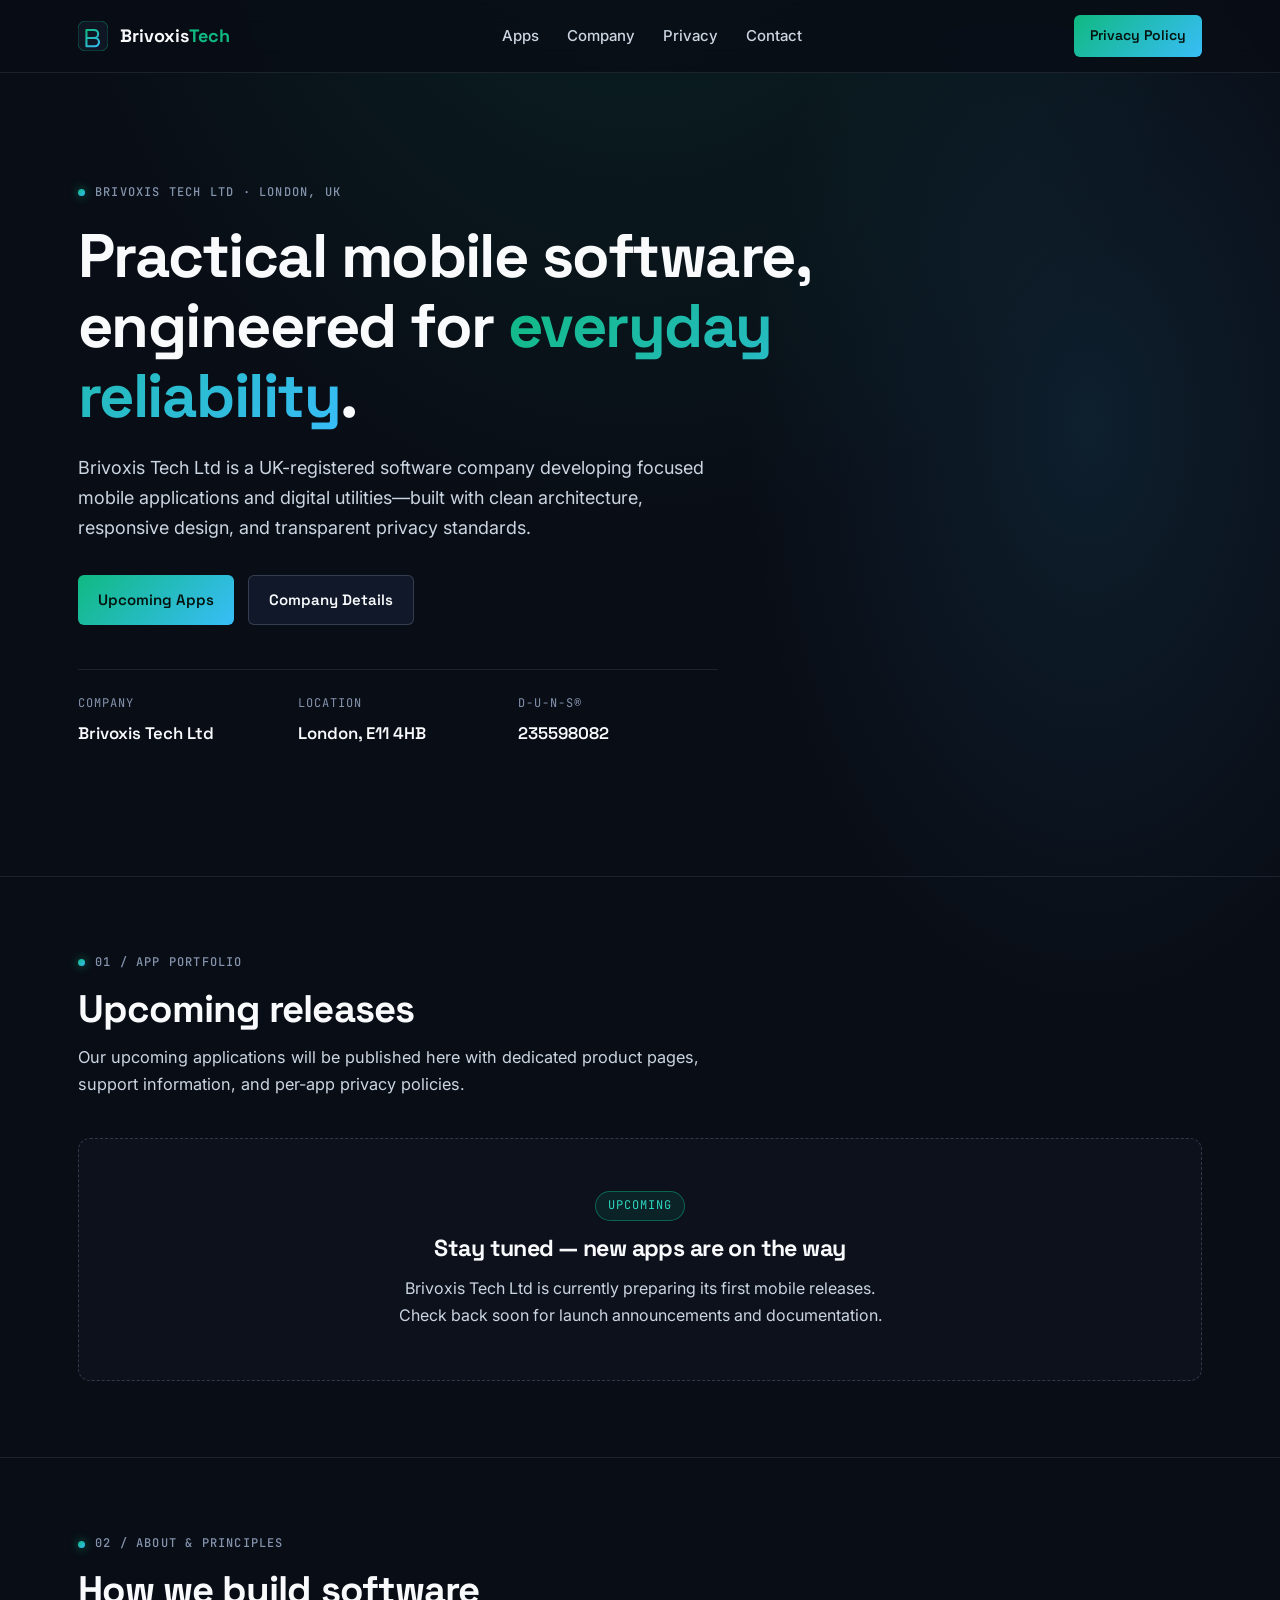
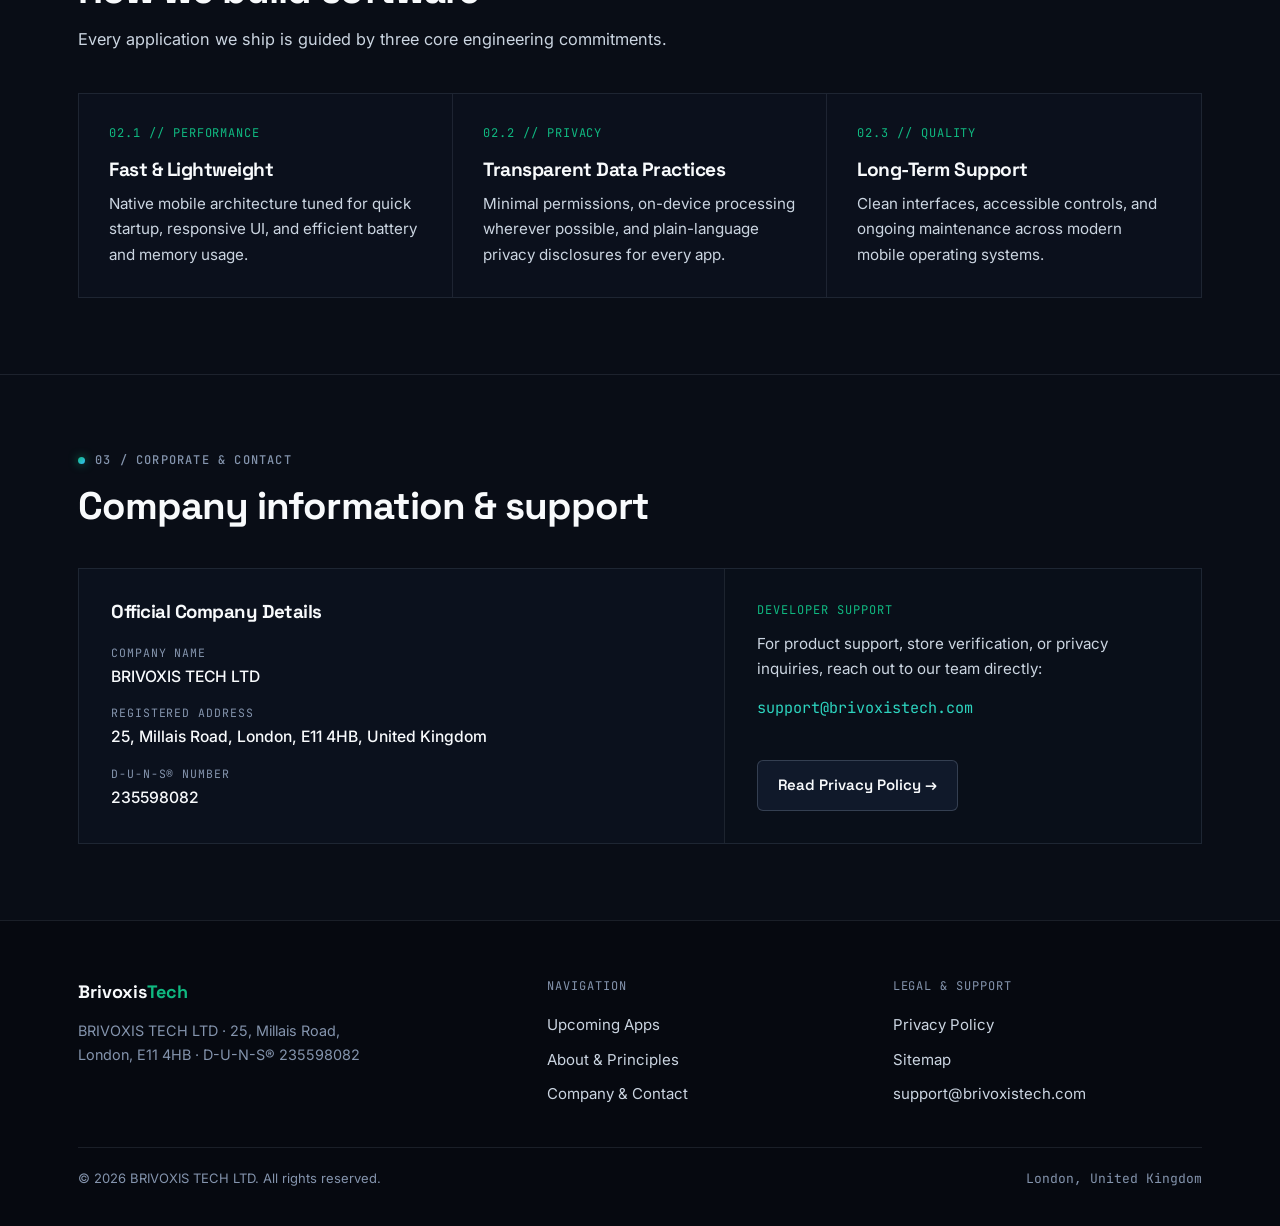
<file: index.html>
<!DOCTYPE html>
<html lang="en">
<head>
  <meta charset="UTF-8" />
  <meta name="viewport" content="width=device-width, initial-scale=1.0" />
  <title>Brivoxis Tech Ltd — Mobile Software &amp; Digital Utilities</title>
  <meta name="description" content="Official website of Brivoxis Tech Ltd, a London-based software company building focused mobile applications and digital utilities. Upcoming apps and privacy documentation." />
  <meta name="robots" content="index, follow" />
  <meta name="theme-color" content="#090d16" />
  <link rel="canonical" href="https://brivoxis-tech.github.io/" />

  <!-- Open Graph -->
  <meta property="og:type" content="website" />
  <meta property="og:site_name" content="Brivoxis Tech Ltd" />
  <meta property="og:title" content="Brivoxis Tech Ltd — Mobile Software &amp; Digital Utilities" />
  <meta property="og:description" content="London-based software company building focused mobile applications and digital utilities." />
  <meta property="og:url" content="https://brivoxis-tech.github.io/" />

  <!-- Twitter Card -->
  <meta name="twitter:card" content="summary" />
  <meta name="twitter:title" content="Brivoxis Tech Ltd — Mobile Software &amp; Digital Utilities" />
  <meta name="twitter:description" content="London-based software company building focused mobile applications and digital utilities." />

  <!-- Fonts -->
  <link rel="preconnect" href="https://fonts.googleapis.com" />
  <link rel="preconnect" href="https://fonts.gstatic.com" crossorigin />
  <link href="https://fonts.googleapis.com/css2?family=Inter:wght@400;500;600&family=JetBrains+Mono:wght@400;500;600&family=Space+Grotesk:wght@500;600;700&display=swap" rel="stylesheet" />

  <!-- Styles -->
  <link rel="stylesheet" href="/assets/css/styles.css" />

  <!-- Structured Data -->
  <script type="application/ld+json">
    {
      "@context": "https://schema.org",
      "@graph": [
        {
          "@type": "Organization",
          "name": "Brivoxis Tech Ltd",
          "legalName": "BRIVOXIS TECH LTD",
          "url": "https://brivoxis-tech.github.io/",
          "duns": "235598082",
          "address": {
            "@type": "PostalAddress",
            "streetAddress": "25, Millais Road",
            "addressLocality": "London",
            "postalCode": "E11 4HB",
            "addressCountry": "GB"
          },
          "email": "support@brivoxistech.com"
        },
        {
          "@type": "WebSite",
          "name": "Brivoxis Tech Ltd",
          "url": "https://brivoxis-tech.github.io/"
        }
      ]
    }
  </script>
</head>
<body>
  <a class="skip-link" href="#main-content">Skip to main content</a>

  <header class="site-header">
    <div class="container header-inner">
      <a class="brand-link" href="/" aria-label="Brivoxis Tech Ltd Home">
        <svg width="30" height="30" viewBox="0 0 32 32" fill="none" aria-hidden="true">
          <rect width="32" height="32" rx="8" fill="#0f1624" stroke="rgba(16,185,129,0.45)" />
          <path d="M9 9.5h8.2a4.3 4.3 0 0 1 0 8.6H9V9.5Zm0 8.6h9a4.4 4.4 0 0 1 0 8.8H9v-8.8Z" stroke="url(#bx-grad)" stroke-width="2.2" stroke-linejoin="round" />
          <defs>
            <linearGradient id="bx-grad" x1="9" y1="9" x2="23" y2="27" gradientUnits="userSpaceOnUse">
              <stop stop-color="#10b981" />
              <stop offset="1" stop-color="#38bdf8" />
            </linearGradient>
          </defs>
        </svg>
        <span>Brivoxis<span class="brand-accent">Tech</span></span>
      </a>

      <nav class="nav-links" aria-label="Primary Navigation">
        <a href="#apps">Apps</a>
        <a href="#company">Company</a>
        <a href="/privacy-policy/">Privacy</a>
        <a href="#contact">Contact</a>
      </nav>

      <div class="header-actions">
        <a class="btn btn-primary nav-cta" href="/privacy-policy/">Privacy Policy</a>
        <button
          class="mobile-menu-btn"
          type="button"
          aria-label="Toggle navigation menu"
          aria-expanded="false"
          aria-controls="mobile-nav"
          data-menu-toggle
        >
          <svg width="20" height="20" viewBox="0 0 24 24" fill="none" stroke="currentColor" stroke-width="2" stroke-linecap="round" aria-hidden="true">
            <line x1="4" y1="7" x2="20" y2="7"></line>
            <line x1="4" y1="12" x2="20" y2="12"></line>
            <line x1="4" y1="17" x2="20" y2="17"></line>
          </svg>
        </button>
      </div>
    </div>

    <nav id="mobile-nav" class="mobile-nav" aria-label="Mobile Navigation" data-mobile-nav>
      <ul>
        <li><a href="#apps">Apps</a></li>
        <li><a href="#company">Company</a></li>
        <li><a href="/privacy-policy/">Privacy Policy</a></li>
        <li><a href="#contact">Contact</a></li>
      </ul>
    </nav>
  </header>

  <main id="main-content">
    <section class="hero" aria-labelledby="hero-title">
      <div class="container">
        <div class="hero-content">
          <span class="eyebrow">
            <span class="eyebrow-dot" aria-hidden="true"></span>
            Brivoxis Tech Ltd &middot; London, UK
          </span>

          <h1 id="hero-title">
            Practical mobile software, engineered for <span class="text-gradient">everyday reliability</span>.
          </h1>

          <p class="hero-lead">
            Brivoxis Tech Ltd is a UK-registered software company developing focused mobile applications and digital utilities—built with clean architecture, responsive design, and transparent privacy standards.
          </p>

          <div class="hero-actions">
            <a class="btn btn-primary" href="#apps">Upcoming Apps</a>
            <a class="btn btn-secondary" href="#company">Company Details</a>
          </div>

          <dl class="hero-meta">
            <div class="hero-meta-item">
              <dt>Company</dt>
              <dd>Brivoxis Tech Ltd</dd>
            </div>
            <div class="hero-meta-item">
              <dt>Location</dt>
              <dd>London, E11 4HB</dd>
            </div>
            <div class="hero-meta-item">
              <dt>D-U-N-S&reg;</dt>
              <dd>235598082</dd>
            </div>
          </dl>
        </div>
      </div>
    </section>

    <section id="apps" class="section" aria-labelledby="apps-heading">
      <div class="container">
        <div class="section-header">
          <span class="eyebrow">
            <span class="eyebrow-dot" aria-hidden="true"></span>
            01 / App Portfolio
          </span>
          <h2 id="apps-heading">Upcoming releases</h2>
          <p>
            Our upcoming applications will be published here with dedicated product pages, support information, and per-app privacy policies.
          </p>
        </div>

        <div class="apps-empty">
          <span class="badge-soon">Upcoming</span>
          <h3>Stay tuned — new apps are on the way</h3>
          <p>
            Brivoxis Tech Ltd is currently preparing its first mobile releases. Check back soon for launch announcements and documentation.
          </p>
        </div>
      </div>
    </section>

    <section id="company" class="section" aria-labelledby="company-heading">
      <div class="container">
        <div class="section-header">
          <span class="eyebrow">
            <span class="eyebrow-dot" aria-hidden="true"></span>
            02 / About &amp; Principles
          </span>
          <h2 id="company-heading">How we build software</h2>
          <p>
            Every application we ship is guided by three core engineering commitments.
          </p>
        </div>

        <div class="grid-3">
          <article class="grid-cell">
            <span class="cell-index">02.1 // PERFORMANCE</span>
            <h3>Fast &amp; Lightweight</h3>
            <p>
              Native mobile architecture tuned for quick startup, responsive UI, and efficient battery and memory usage.
            </p>
          </article>

          <article class="grid-cell">
            <span class="cell-index">02.2 // PRIVACY</span>
            <h3>Transparent Data Practices</h3>
            <p>
              Minimal permissions, on-device processing wherever possible, and plain-language privacy disclosures for every app.
            </p>
          </article>

          <article class="grid-cell">
            <span class="cell-index">02.3 // QUALITY</span>
            <h3>Long-Term Support</h3>
            <p>
              Clean interfaces, accessible controls, and ongoing maintenance across modern mobile operating systems.
            </p>
          </article>
        </div>
      </div>
    </section>

    <section id="contact" class="section" aria-labelledby="contact-heading">
      <div class="container">
        <div class="section-header">
          <span class="eyebrow">
            <span class="eyebrow-dot" aria-hidden="true"></span>
            03 / Corporate &amp; Contact
          </span>
          <h2 id="contact-heading">Company information &amp; support</h2>
        </div>

        <div class="split-panel">
          <div class="split-panel-main">
            <h3>Official Company Details</h3>
            <dl class="company-dl" style="margin-top: 20px;">
              <div>
                <dt>Company Name</dt>
                <dd>BRIVOXIS TECH LTD</dd>
              </div>
              <div>
                <dt>Registered Address</dt>
                <dd>25, Millais Road, London, E11 4HB, United Kingdom</dd>
              </div>
              <div>
                <dt>D-U-N-S&reg; Number</dt>
                <dd>235598082</dd>
              </div>
            </dl>
          </div>

          <div class="split-panel-aside">
            <div>
              <span class="cell-index" style="margin-bottom: 10px;">DEVELOPER SUPPORT</span>
              <p style="margin: 0; color: var(--text-secondary); font-size: 0.95rem;">
                For product support, store verification, or privacy inquiries, reach out to our team directly:
              </p>
              <p style="margin: 14px 0 0; font-family: var(--font-mono); font-size: 0.95rem;">
                <a href="mailto:support@brivoxistech.com" style="color: var(--accent-teal);">support@brivoxistech.com</a>
              </p>
            </div>
            <div>
              <a class="btn btn-secondary" href="/privacy-policy/">Read Privacy Policy →</a>
            </div>
          </div>
        </div>
      </div>
    </section>
  </main>

  <footer class="site-footer">
    <div class="container">
      <div class="footer-top">
        <div>
          <span style="font-family: var(--font-display); font-weight: 700; font-size: 1.125rem;">
            Brivoxis<span class="brand-accent">Tech</span>
          </span>
          <p style="color: var(--text-muted); font-size: 0.9rem; margin: 12px 0 0; max-width: 34ch;">
            BRIVOXIS TECH LTD &middot; 25, Millais Road, London, E11 4HB &middot; D-U-N-S&reg; 235598082
          </p>
        </div>

        <div>
          <p class="footer-heading">Navigation</p>
          <ul class="footer-nav">
            <li><a href="#apps">Upcoming Apps</a></li>
            <li><a href="#company">About &amp; Principles</a></li>
            <li><a href="#contact">Company &amp; Contact</a></li>
          </ul>
        </div>

        <div>
          <p class="footer-heading">Legal &amp; Support</p>
          <ul class="footer-nav">
            <li><a href="/privacy-policy/">Privacy Policy</a></li>
            <li><a href="/sitemap.xml">Sitemap</a></li>
            <li><a href="mailto:support@brivoxistech.com">support@brivoxistech.com</a></li>
          </ul>
        </div>
      </div>

      <div class="footer-bottom">
        <p style="margin: 0;">&copy; <span id="current-year">2026</span> BRIVOXIS TECH LTD. All rights reserved.</p>
        <p style="margin: 0; font-family: var(--font-mono);">London, United Kingdom</p>
      </div>
    </div>
  </footer>

  <script src="/assets/js/main.js" defer></script>
</body>
</html>
</file>
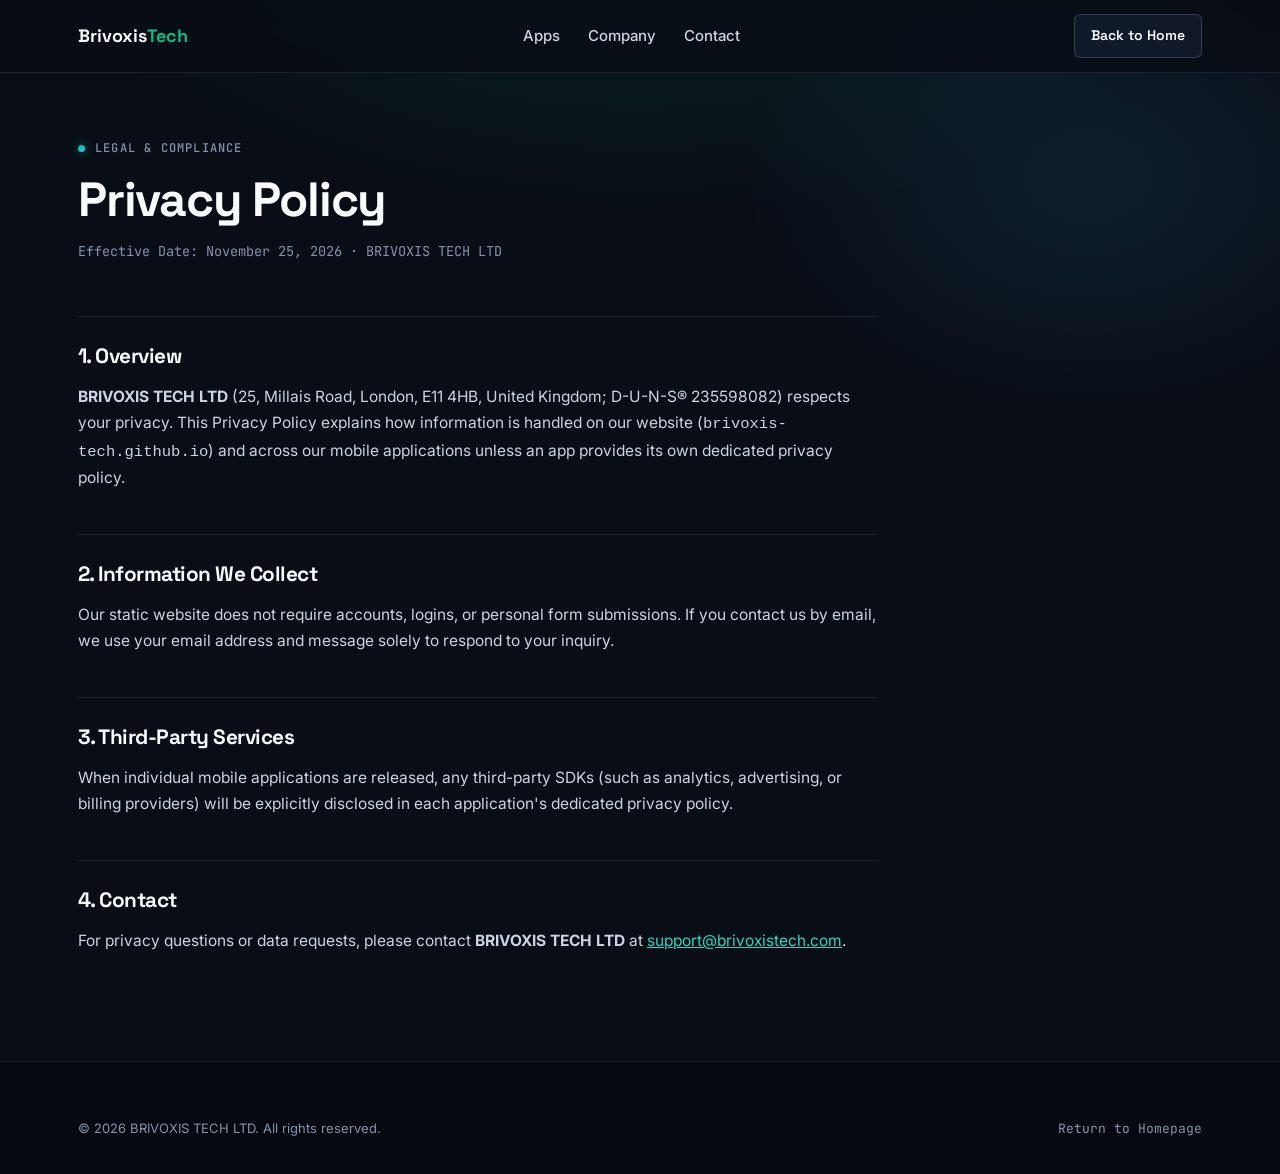
<file: privacy-policy/index.html>
<!DOCTYPE html>
<html lang="en">
<head>
  <meta charset="UTF-8" />
  <meta name="viewport" content="width=device-width, initial-scale=1.0" />
  <title>Privacy Policy — Brivoxis Tech Ltd</title>
  <meta name="description" content="Studio-wide Privacy Policy for Brivoxis Tech Ltd (London, UK) and its upcoming mobile applications." />
  <meta name="robots" content="index, follow" />
  <meta name="theme-color" content="#090d16" />
  <link rel="canonical" href="https://brivoxis-tech.github.io/privacy-policy/" />

  <!-- Open Graph -->
  <meta property="og:type" content="website" />
  <meta property="og:site_name" content="Brivoxis Tech Ltd" />
  <meta property="og:title" content="Privacy Policy — Brivoxis Tech Ltd" />
  <meta property="og:description" content="Studio-wide Privacy Policy for Brivoxis Tech Ltd." />
  <meta property="og:url" content="https://brivoxis-tech.github.io/privacy-policy/" />

  <!-- Fonts -->
  <link rel="preconnect" href="https://fonts.googleapis.com" />
  <link rel="preconnect" href="https://fonts.gstatic.com" crossorigin />
  <link href="https://fonts.googleapis.com/css2?family=Inter:wght@400;500;600&family=JetBrains+Mono:wght@400;500;600&family=Space+Grotesk:wght@500;600;700&display=swap" rel="stylesheet" />

  <!-- Styles -->
  <link rel="stylesheet" href="/assets/css/styles.css" />
</head>
<body>
  <a class="skip-link" href="#main-content">Skip to main content</a>

  <header class="site-header">
    <div class="container header-inner">
      <a class="brand-link" href="/" aria-label="Brivoxis Tech Ltd Home">
        <span>Brivoxis<span class="brand-accent">Tech</span></span>
      </a>

      <nav class="nav-links" aria-label="Primary Navigation">
        <a href="/#apps">Apps</a>
        <a href="/#company">Company</a>
        <a href="/#contact">Contact</a>
      </nav>

      <div class="header-actions">
        <a class="btn btn-secondary nav-cta" href="/">Back to Home</a>
        <button
          class="mobile-menu-btn"
          type="button"
          aria-label="Toggle navigation menu"
          aria-expanded="false"
          aria-controls="mobile-nav"
          data-menu-toggle
        >
          <svg width="20" height="20" viewBox="0 0 24 24" fill="none" stroke="currentColor" stroke-width="2" stroke-linecap="round" aria-hidden="true">
            <line x1="4" y1="7" x2="20" y2="7"></line>
            <line x1="4" y1="12" x2="20" y2="12"></line>
            <line x1="4" y1="17" x2="20" y2="17"></line>
          </svg>
        </button>
      </div>
    </div>

    <nav id="mobile-nav" class="mobile-nav" aria-label="Mobile Navigation" data-mobile-nav>
      <ul>
        <li><a href="/">Home</a></li>
        <li><a href="/#apps">Apps</a></li>
        <li><a href="/#company">Company</a></li>
        <li><a href="/#contact">Contact</a></li>
      </ul>
    </nav>
  </header>

  <main id="main-content">
    <div class="container">
      <div class="policy-header">
        <span class="eyebrow">
          <span class="eyebrow-dot" aria-hidden="true"></span>
          Legal &amp; Compliance
        </span>
        <h1>Privacy Policy</h1>
        <p style="color: var(--text-muted); font-family: var(--font-mono); font-size: 0.85rem; margin-top: 12px;">
          Effective Date: November 25, 2026 &middot; BRIVOXIS TECH LTD
        </p>
      </div>

      <article class="policy-article">
        <section>
          <h2>1. Overview</h2>
          <p>
            <strong>BRIVOXIS TECH LTD</strong> (25, Millais Road, London, E11 4HB, United Kingdom; D-U-N-S&reg; 235598082) respects your privacy. This Privacy Policy explains how information is handled on our website (<code>brivoxis-tech.github.io</code>) and across our mobile applications unless an app provides its own dedicated privacy policy.
          </p>
        </section>

        <section>
          <h2>2. Information We Collect</h2>
          <p>
            Our static website does not require accounts, logins, or personal form submissions. If you contact us by email, we use your email address and message solely to respond to your inquiry.
          </p>
        </section>

        <section>
          <h2>3. Third-Party Services</h2>
          <p>
            When individual mobile applications are released, any third-party SDKs (such as analytics, advertising, or billing providers) will be explicitly disclosed in each application's dedicated privacy policy.
          </p>
        </section>

        <section>
          <h2>4. Contact</h2>
          <p>
            For privacy questions or data requests, please contact <strong>BRIVOXIS TECH LTD</strong> at <a href="mailto:support@brivoxistech.com" style="color: var(--accent-teal); text-decoration: underline;">support@brivoxistech.com</a>.
          </p>
        </section>
      </article>
    </div>
  </main>

  <footer class="site-footer" style="margin-top: 64px;">
    <div class="container">
      <div class="footer-bottom" style="border-top: none; padding-top: 0;">
        <p style="margin: 0;">&copy; <span id="current-year">2026</span> BRIVOXIS TECH LTD. All rights reserved.</p>
        <p style="margin: 0; font-family: var(--font-mono);"><a href="/">Return to Homepage</a></p>
      </div>
    </div>
  </footer>

  <script src="/assets/js/main.js" defer></script>
</body>
</html>
</file>
<file: assets/css/styles.css>
:root {
  --bg-canvas: #090d16;
  --bg-surface: #0f1624;
  --bg-elevated: #151f33;
  --accent-emerald: #10b981;
  --accent-teal: #2dd4bf;
  --accent-sky: #38bdf8;
  --accent-gradient: linear-gradient(135deg, #10b981 0%, #38bdf8 100%);
  --text-primary: #f8fafc;
  --text-secondary: #cbd5e1;
  --text-muted: #8494ad;
  --line-subtle: rgba(148, 163, 184, 0.14);
  --line-strong: rgba(148, 163, 184, 0.28);
  --container-max: 1180px;
  --gutter: 28px;
  --font-display: 'Space Grotesk', -apple-system, BlinkMacSystemFont, sans-serif;
  --font-sans: 'Inter', -apple-system, BlinkMacSystemFont, sans-serif;
  --font-mono: 'JetBrains Mono', ui-monospace, SFMono-Regular, monospace;
  --radius-sm: 6px;
  --radius-md: 12px;
  --radius-lg: 16px;
}

*,
*::before,
*::after {
  box-sizing: border-box;
}

html {
  scroll-behavior: smooth;
  background-color: var(--bg-canvas);
  color: var(--text-primary);
  font-family: var(--font-sans);
  -webkit-font-smoothing: antialiased;
}

body {
  margin: 0;
  min-height: 100vh;
  background-color: var(--bg-canvas);
  background-image:
    radial-gradient(ellipse 75% 45% at 50% -10%, rgba(16, 185, 129, 0.14), transparent 65%),
    radial-gradient(ellipse 45% 35% at 85% 15%, rgba(56, 189, 248, 0.1), transparent 60%);
  color: var(--text-primary);
  line-height: 1.65;
}

a {
  color: inherit;
  text-decoration: none;
}

button {
  font: inherit;
  color: inherit;
  background: none;
  border: none;
  cursor: pointer;
}

.skip-link {
  position: absolute;
  top: -48px;
  left: 16px;
  z-index: 100;
  padding: 10px 16px;
  border-radius: var(--radius-sm);
  background: var(--accent-emerald);
  color: #04130e;
  font-weight: 600;
  font-size: 0.875rem;
}

.skip-link:focus {
  top: 16px;
}

.container {
  width: 100%;
  max-width: var(--container-max);
  margin-inline: auto;
  padding-inline: var(--gutter);
}

h1, h2, h3 {
  font-family: var(--font-display);
  letter-spacing: -0.025em;
  line-height: 1.14;
  margin: 0;
  color: var(--text-primary);
}

.eyebrow {
  display: inline-flex;
  align-items: center;
  gap: 10px;
  font-family: var(--font-mono);
  font-size: 0.75rem;
  font-weight: 500;
  letter-spacing: 0.1em;
  text-transform: uppercase;
  color: var(--text-muted);
}

.eyebrow-dot {
  width: 7px;
  height: 7px;
  border-radius: 999px;
  background: var(--accent-gradient);
  box-shadow: 0 0 10px rgba(16, 185, 129, 0.7);
}

.text-gradient {
  background: var(--accent-gradient);
  -webkit-background-clip: text;
  background-clip: text;
  color: transparent;
}

.btn {
  display: inline-flex;
  align-items: center;
  justify-content: center;
  gap: 8px;
  padding: 12px 20px;
  border-radius: var(--radius-sm);
  font-family: var(--font-display);
  font-weight: 600;
  font-size: 0.9375rem;
  transition: transform 0.2s ease, border-color 0.2s ease, background-color 0.2s ease;
}

.btn-primary {
  background: var(--accent-gradient);
  color: #04130e;
}

.btn-primary:hover {
  transform: translateY(-2px);
}

.btn-secondary {
  background: rgba(21, 31, 51, 0.7);
  border: 1px solid var(--line-strong);
  color: var(--text-primary);
}

.btn-secondary:hover {
  border-color: var(--accent-emerald);
  transform: translateY(-2px);
}

/* Header */
.site-header {
  position: sticky;
  top: 0;
  z-index: 40;
  background: rgba(9, 13, 22, 0.85);
  backdrop-filter: blur(12px);
  border-bottom: 1px solid var(--line-subtle);
}

.header-inner {
  display: flex;
  align-items: center;
  justify-content: space-between;
  height: 72px;
  gap: 24px;
}

.brand-link {
  display: inline-flex;
  align-items: center;
  gap: 12px;
  font-family: var(--font-display);
  font-weight: 700;
  font-size: 1.125rem;
}

.brand-accent {
  color: var(--accent-emerald);
}

.nav-links {
  display: none;
  align-items: center;
  gap: 28px;
}

@media (min-width: 768px) {
  .nav-links {
    display: flex;
  }
}

.nav-links a {
  font-size: 0.9375rem;
  font-weight: 500;
  color: var(--text-secondary);
  transition: color 0.2s ease;
}

.nav-links a:hover {
  color: var(--text-primary);
}

.header-actions {
  display: flex;
  align-items: center;
  gap: 12px;
}

.nav-cta {
  display: none;
  padding: 9px 16px;
  font-size: 0.875rem;
}

@media (min-width: 768px) {
  .nav-cta {
    display: inline-flex;
  }
}

.mobile-menu-btn {
  display: inline-flex;
  align-items: center;
  justify-content: center;
  width: 40px;
  height: 40px;
  border-radius: var(--radius-sm);
  border: 1px solid var(--line-subtle);
}

@media (min-width: 768px) {
  .mobile-menu-btn {
    display: none;
  }
}

.mobile-nav {
  display: none;
  border-top: 1px solid var(--line-subtle);
  background: var(--bg-canvas);
  padding: 18px var(--gutter) 24px;
}

.mobile-nav.is-open {
  display: block;
}

.mobile-nav ul {
  list-style: none;
  margin: 0;
  padding: 0;
  display: grid;
  gap: 12px;
}

.mobile-nav a {
  display: block;
  padding: 6px 0;
  color: var(--text-secondary);
}

/* Hero */
.hero {
  padding-block: 76px 88px;
}

@media (min-width: 900px) {
  .hero {
    padding-block: 104px 112px;
  }
}

.hero-content {
  max-width: 760px;
}

.hero-content h1 {
  margin-top: 18px;
  font-size: clamp(2.3rem, 4.8vw, 3.85rem);
  font-weight: 700;
}

.hero-lead {
  margin: 22px 0 32px;
  font-size: 1.125rem;
  color: var(--text-secondary);
  max-width: 58ch;
}

.hero-actions {
  display: flex;
  flex-wrap: wrap;
  gap: 14px;
}

.hero-meta {
  margin-top: 44px;
  padding-top: 24px;
  border-top: 1px solid var(--line-subtle);
  display: grid;
  grid-template-columns: repeat(auto-fit, minmax(160px, 1fr));
  gap: 20px;
  max-width: 640px;
}

.hero-meta-item dt {
  font-family: var(--font-mono);
  font-size: 0.75rem;
  text-transform: uppercase;
  letter-spacing: 0.08em;
  color: var(--text-muted);
}

.hero-meta-item dd {
  margin: 6px 0 0;
  font-family: var(--font-display);
  font-size: 1.05rem;
  font-weight: 600;
}

/* Sections */
.section {
  border-top: 1px solid var(--line-subtle);
  padding-block: 76px;
}

.section-header {
  display: flex;
  flex-direction: column;
  gap: 14px;
  margin-bottom: 40px;
  max-width: 680px;
}

.section-header h2 {
  font-size: clamp(1.75rem, 3vw, 2.5rem);
  font-weight: 700;
}

.section-header p {
  margin: 0;
  color: var(--text-secondary);
  font-size: 1.02rem;
}

.apps-empty {
  padding: 52px 32px;
  border: 1px dashed var(--line-strong);
  border-radius: var(--radius-md);
  background: rgba(15, 22, 36, 0.55);
  text-align: center;
  display: flex;
  flex-direction: column;
  align-items: center;
  gap: 14px;
}

.badge-soon {
  display: inline-flex;
  padding: 4px 12px;
  border-radius: 999px;
  border: 1px solid rgba(16, 185, 129, 0.45);
  background: rgba(16, 185, 129, 0.1);
  color: var(--accent-teal);
  font-family: var(--font-mono);
  font-size: 0.75rem;
  text-transform: uppercase;
  letter-spacing: 0.08em;
}

.apps-empty h3 {
  font-size: 1.45rem;
}

.apps-empty p {
  margin: 0;
  max-width: 52ch;
  color: var(--text-secondary);
}

.grid-3 {
  display: grid;
  grid-template-columns: 1fr;
  border: 1px solid var(--line-subtle);
  background: rgba(15, 22, 36, 0.45);
}

@media (min-width: 768px) {
  .grid-3 {
    grid-template-columns: repeat(3, minmax(0, 1fr));
  }
}

.grid-cell {
  padding: 30px;
  border-bottom: 1px solid var(--line-subtle);
}

.grid-cell:last-child {
  border-bottom: none;
}

@media (min-width: 768px) {
  .grid-3 .grid-cell {
    border-bottom: none;
    border-right: 1px solid var(--line-subtle);
  }
  .grid-3 .grid-cell:last-child {
    border-right: none;
  }
}

.cell-index {
  display: block;
  font-family: var(--font-mono);
  font-size: 0.75rem;
  color: var(--accent-emerald);
  letter-spacing: 0.08em;
  margin-bottom: 16px;
}

.grid-cell h3 {
  font-size: 1.2rem;
  margin-bottom: 10px;
}

.grid-cell p {
  margin: 0;
  color: var(--text-secondary);
  font-size: 0.95rem;
}

.split-panel {
  display: grid;
  border: 1px solid var(--line-subtle);
  background: rgba(15, 22, 36, 0.5);
}

@media (min-width: 840px) {
  .split-panel {
    grid-template-columns: 1.15fr 0.85fr;
  }
}

.split-panel-main,
.split-panel-aside {
  padding: 32px;
}

.split-panel-aside {
  border-top: 1px solid var(--line-subtle);
  background: rgba(9, 13, 22, 0.55);
  display: flex;
  flex-direction: column;
  justify-content: space-between;
  gap: 20px;
}

@media (min-width: 840px) {
  .split-panel-aside {
    border-top: none;
    border-left: 1px solid var(--line-subtle);
  }
}

.company-dl {
  margin: 0;
  display: grid;
  gap: 14px;
}

.company-dl div {
  display: flex;
  flex-direction: column;
  gap: 2px;
}

.company-dl dt {
  font-family: var(--font-mono);
  font-size: 0.72rem;
  text-transform: uppercase;
  letter-spacing: 0.08em;
  color: var(--text-muted);
}

.company-dl dd {
  margin: 0;
  font-size: 0.98rem;
  color: var(--text-primary);
  font-weight: 500;
}

/* Policy Pages */
.policy-header {
  padding-block: 60px 40px;
}

.policy-header h1 {
  margin-top: 14px;
  font-size: clamp(2rem, 4vw, 3rem);
}

.policy-article {
  max-width: 800px;
}

.policy-article section {
  padding-block: 28px;
  border-top: 1px solid var(--line-subtle);
}

.policy-article h2 {
  font-size: 1.3rem;
  margin-bottom: 12px;
}

.policy-article p,
.policy-article li {
  color: var(--text-secondary);
  font-size: 0.97rem;
}

/* Footer */
.site-footer {
  border-top: 1px solid var(--line-subtle);
  background: rgba(6, 9, 16, 0.92);
  padding-block: 56px 36px;
}

.footer-top {
  display: grid;
  grid-template-columns: 1fr;
  gap: 36px;
  padding-bottom: 40px;
}

@media (min-width: 768px) {
  .footer-top {
    grid-template-columns: 1.4fr 1fr 1fr;
  }
}

.footer-heading {
  font-family: var(--font-mono);
  font-size: 0.75rem;
  text-transform: uppercase;
  letter-spacing: 0.08em;
  color: var(--text-muted);
  margin: 0 0 14px;
}

.footer-nav {
  list-style: none;
  margin: 0;
  padding: 0;
  display: grid;
  gap: 8px;
}

.footer-nav a {
  color: var(--text-secondary);
  font-size: 0.9375rem;
}

.footer-nav a:hover {
  color: var(--text-primary);
}

.footer-bottom {
  display: flex;
  flex-wrap: wrap;
  justify-content: space-between;
  gap: 12px;
  padding-top: 20px;
  border-top: 1px solid var(--line-subtle);
  font-size: 0.8125rem;
  color: var(--text-muted);
}
</file>
